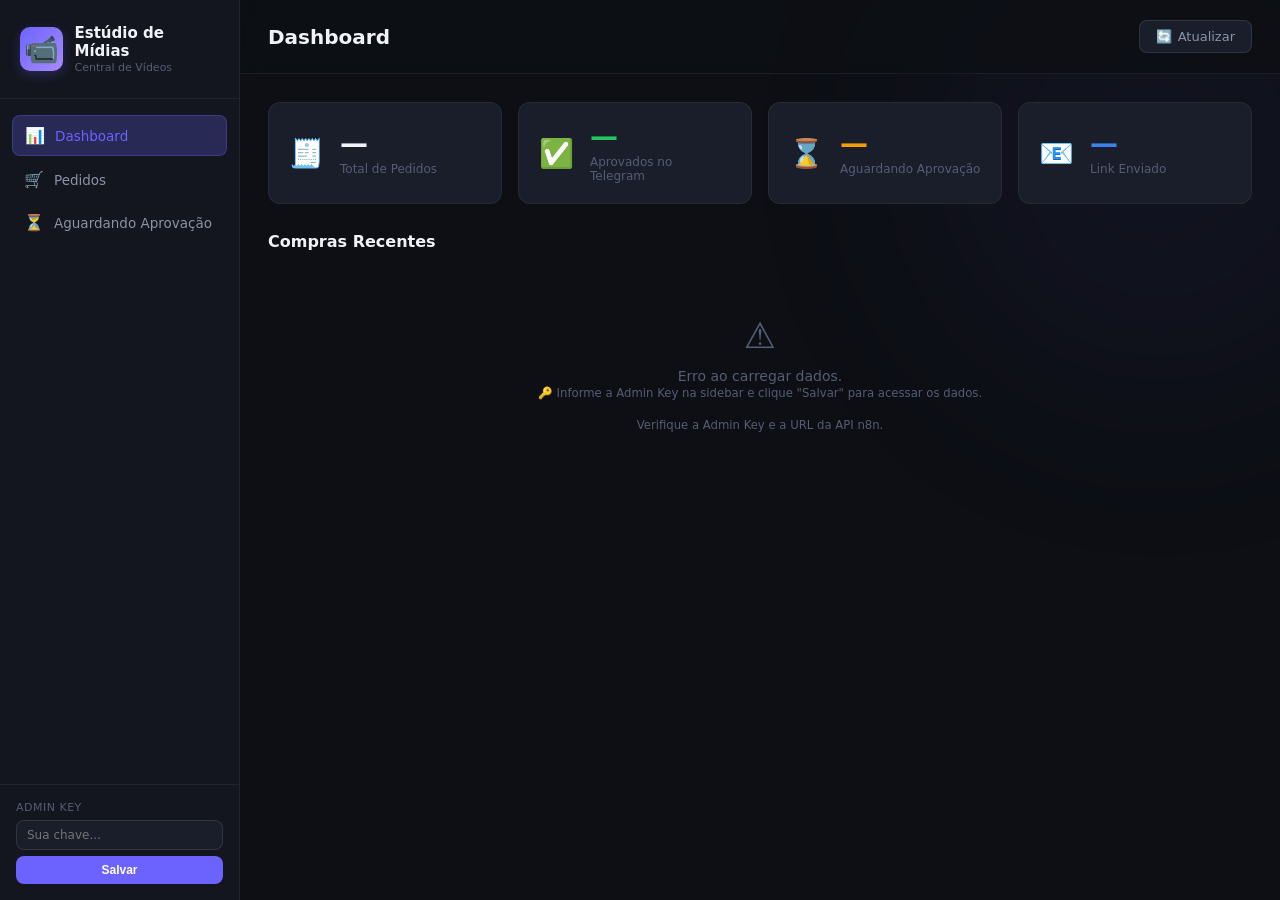
<file: admin-panel/index.html>
<!DOCTYPE html>
<html lang="pt-BR">
<head>
  <meta charset="UTF-8" />
  <meta http-equiv="Content-Security-Policy" content="default-src 'self'; script-src 'self' 'unsafe-inline'; style-src 'self' 'unsafe-inline' https://fonts.googleapis.com; font-src https://fonts.gstatic.com; img-src 'self' data:; connect-src 'self' https://n8n.saleschannel.com.br;">
  <meta name="robots" content="noindex, nofollow">
  <meta name="viewport" content="width=device-width, initial-scale=1.0" />
  <title>Estúdio de Mídias Admin — Central de Vídeos</title>
  <link rel="icon" type="image/png" href="../favicon.png">
  <link rel="stylesheet" href="styles.css" />
  <link rel="preconnect" href="https://fonts.googleapis.com" />
  <link href="https://fonts.googleapis.com/css2?family=Inter:wght@300;400;500;600;700&display=swap" rel="stylesheet" />
</head>
<body>
  <div class="blob"></div>
  <!-- Sidebar -->
  <aside class="sidebar">
    <div class="sidebar-logo">
      <div class="logo-icon">📹</div>
      <div>
        <div class="logo-title">Estúdio de Mídias</div>
        <div class="logo-sub">Central de Vídeos</div>
      </div>
    </div>
    <nav class="sidebar-nav">
      <a href="#" class="nav-item active" data-view="dashboard">
        <span class="nav-icon">📊</span> Dashboard
      </a>
      <a href="#" class="nav-item" data-view="orders">
        <span class="nav-icon">🛒</span> Pedidos
      </a>
      <a href="#" class="nav-item" data-view="pending">
        <span class="nav-icon">⏳</span> Aguardando Aprovação
      </a>
    </nav>
    <div class="sidebar-footer">
      <div class="api-key-section">
        <label>Admin Key</label>
        <input type="password" id="adminKey" placeholder="Sua chave..." />
        <button id="saveKey" onclick="saveKey()">Salvar</button>
      </div>
    </div>
  </aside>

  <!-- Main Content -->
  <main class="main">
    <!-- Header -->
    <header class="topbar">
      <div class="topbar-left">
        <h1 id="pageTitle">Dashboard</h1>
      </div>
      <div class="topbar-right">
        <button class="btn-refresh" onclick="loadOrders()">
          <span>🔄</span> Atualizar
        </button>
      </div>
    </header>

    <!-- Dashboard View -->
    <section id="view-dashboard" class="view active">
      <div class="stats-grid">
        <div class="stat-card stat-total">
          <div class="stat-icon">🧾</div>
          <div class="stat-body">
            <div class="stat-value" id="statTotal">—</div>
            <div class="stat-label">Total de Pedidos</div>
          </div>
        </div>
        <div class="stat-card stat-approved">
          <div class="stat-icon">✅</div>
          <div class="stat-body">
            <div class="stat-value" id="statAprovados">—</div>
            <div class="stat-label">Aprovados no Telegram</div>
          </div>
        </div>
        <div class="stat-card stat-pending">
          <div class="stat-icon">⌛</div>
          <div class="stat-body">
            <div class="stat-value" id="statPendentes">—</div>
            <div class="stat-label">Aguardando Aprovação</div>
          </div>
        </div>
        <div class="stat-card stat-link">
          <div class="stat-icon">📧</div>
          <div class="stat-body">
            <div class="stat-value" id="statLinkEnviado">—</div>
            <div class="stat-label">Link Enviado</div>
          </div>
        </div>
      </div>

      <div class="recent-section">
        <div class="section-header">
          <h2>Compras Recentes</h2>
        </div>
        <div id="recentTable">
          <div class="loading-state"><div class="spinner"></div> Carregando...</div>
        </div>
      </div>
    </section>

    <!-- Orders View -->
    <section id="view-orders" class="view">
      <div class="toolbar">
        <div class="search-box">
          <span class="search-icon">🔍</span>
          <input type="text" id="searchInput" placeholder="Buscar por e-mail ou @username..." oninput="filterOrders()" />
        </div>
        <div class="filter-group">
          <label>Status Pagamento</label>
          <select id="filterPayment" onchange="filterOrders()">
            <option value="">Todos</option>
            <option value="aprovado">Aprovado</option>
            <option value="pendente">Pendente</option>
            <option value="recusado">Recusado</option>
            <option value="estornado">Estornado</option>
          </select>
        </div>
        <div class="filter-group">
          <label>Status Pedido</label>
          <select id="filterOrder" onchange="filterOrders()">
            <option value="">Todos</option>
            <option value="novo">Novo</option>
            <option value="link_enviado">Link Enviado</option>
            <option value="aguardando_aprovacao">Aguardando Aprovação</option>
            <option value="aprovado_no_telegram">Aprovado no Telegram</option>
            <option value="rejeitado">Rejeitado</option>
          </select>
        </div>
      </div>

      <div id="ordersTable">
        <div class="loading-state"><div class="spinner"></div> Carregando...</div>
      </div>
    </section>

    <!-- Pending View -->
    <section id="view-pending" class="view">
      <div class="info-banner">
        <span>⚠️</span>
        <p>Estes pedidos têm pagamento aprovado mas o comprador ainda não foi aprovado no canal. SLA: <strong>8 horas</strong>.</p>
      </div>
      <div id="pendingTable">
        <div class="loading-state"><div class="spinner"></div> Carregando...</div>
      </div>
    </section>
  </main>

  <!-- Order Detail Modal -->
  <div id="modal" class="modal-overlay" onclick="closeModalOutside(event)">
    <div class="modal-card">
      <button class="modal-close" onclick="closeModal()">✕</button>
      <div id="modalContent"></div>
    </div>
  </div>

  <script src="app.js?v=2"></script>
</body>
</html>
</file>
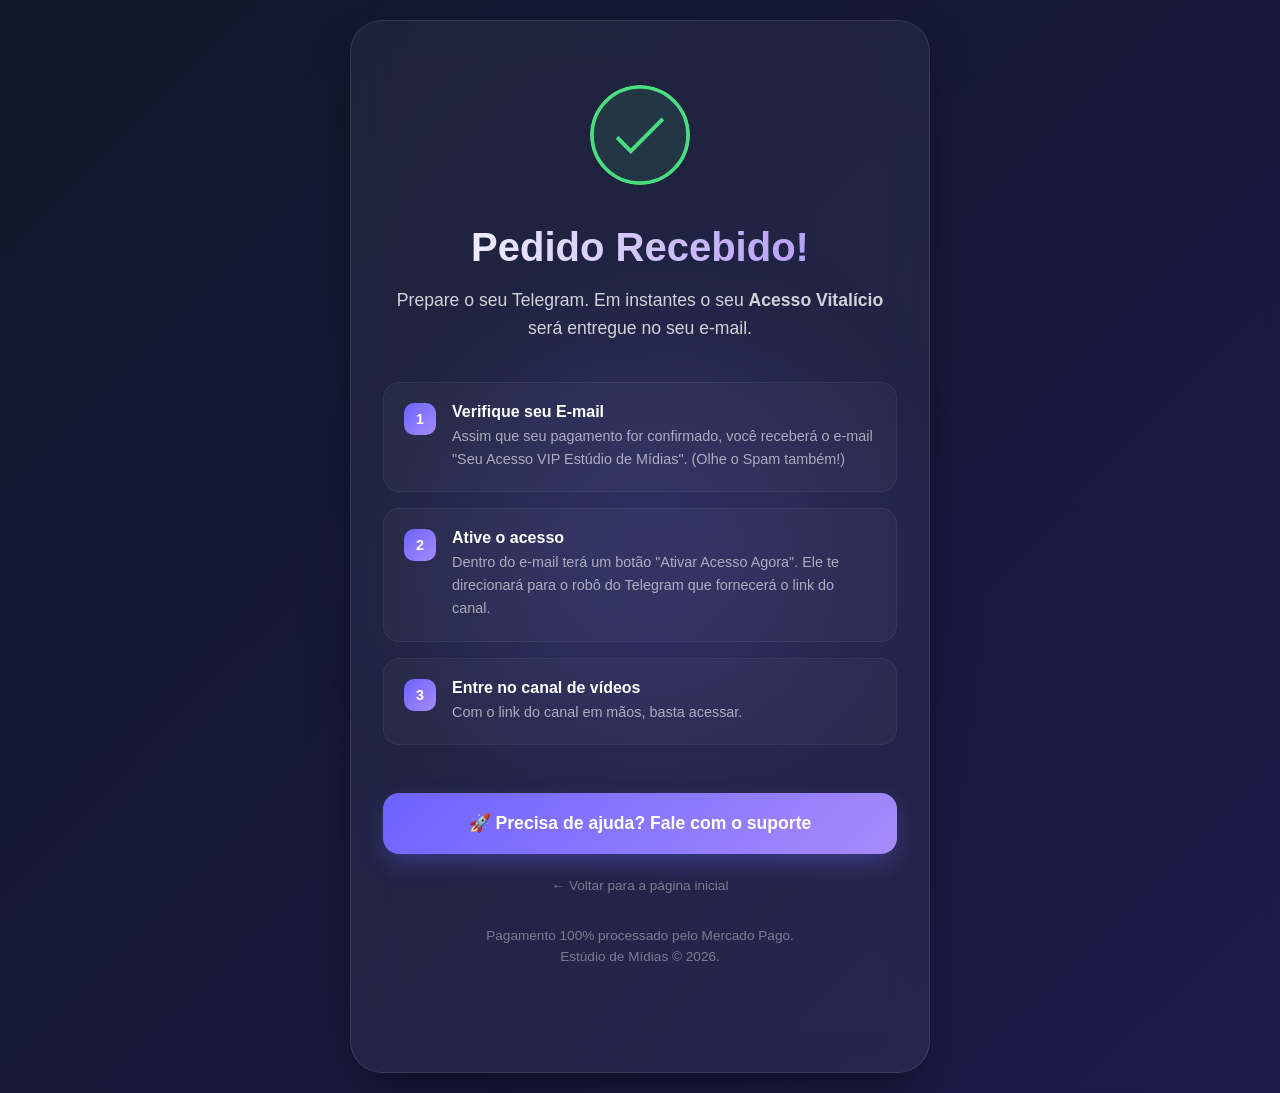
<file: obrigado.html>
<!DOCTYPE html>
<html lang="pt-BR">

<head>
    <meta charset="UTF-8">
    <base href="/central-de-videos/">
    <meta http-equiv="Content-Security-Policy" content="default-src 'self'; script-src 'self' 'unsafe-inline'; style-src 'self' 'unsafe-inline' https://fonts.googleapis.com; font-src https://fonts.gstatic.com; img-src 'self' data:; connect-src 'self'; frame-ancestors 'none';">
    <meta name="viewport" content="width=device-width, initial-scale=1.0">
    <title>Sucesso! | Estúdio de Mídias VIP</title>
    <link rel="icon" type="image/png" href="favicon.png">
    <link rel="preconnect" href="https://fonts.googleapis.com">
    <link rel="preconnect" href="https://fonts.gstatic.com" crossorigin>
    <link
        href="https://fonts.googleapis.com/css2?family=Inter:wght@400;500;600;700;800&family=Outfit:wght@400;600;800&display=swap"
        rel="stylesheet">
    <style>
        :root {
            --primary: #6c63ff;
            --primary-light: #a78bfa;
            --accent: #ff9f43;
            --bg-gradient: linear-gradient(135deg, #0f172a 0%, #1e1b4b 100%);
            --glass: rgba(255, 255, 255, 0.05);
            --glass-border: rgba(255, 255, 255, 0.1);
        }

        * {
            margin: 0;
            padding: 0;
            box-sizing: border-box;
        }

        body {
            font-family: 'Inter', sans-serif;
            background: var(--bg-gradient);
            color: #fff;
            min-height: 100vh;
            display: flex;
            align-items: center;
            justify-content: center;
            overflow-x: hidden;
            padding: 20px;
        }

        /* ── Decorativos de Fundo ────────────────────────────── */
        .blob {
            position: fixed;
            width: 400px;
            height: 400px;
            background: var(--primary);
            filter: blur(80px);
            opacity: 0.15;
            border-radius: 50%;
            z-index: -1;
            animation: move 20s infinite alternate;
        }

        @keyframes move {
            from {
                transform: translate(-50%, -50%);
            }

            to {
                transform: translate(50%, 50%);
            }
        }

        /* ── Card Principal (Glassmorphism) ───────────────────── */
        .container {
            max-width: 580px;
            width: 100%;
            background: var(--glass);
            backdrop-filter: blur(20px);
            -webkit-backdrop-filter: blur(20px);
            border: 1px solid var(--glass-border);
            border-radius: 32px;
            padding: 4rem 2rem;
            text-align: center;
            box-shadow: 0 25px 50px -12px rgba(0, 0, 0, 0.5);
            animation: slideUp 0.8s cubic-bezier(0.16, 1, 0.3, 1);
        }

        @keyframes slideUp {
            from {
                opacity: 0;
                transform: translateY(30px);
            }

            to {
                opacity: 1;
                transform: translateY(0);
            }
        }

        /* ── Animação de Sucesso ──────────────────────────────── */
        .success-animation {
            margin: 0 auto 2.5rem;
        }

        .checkmark {
            width: 100px;
            height: 100px;
            border-radius: 50%;
            display: block;
            stroke-width: 2;
            stroke: #4ade80;
            stroke-miterlimit: 10;
            box-shadow: inset 0px 0px 0px #4ade80;
            animation: fill .4s ease-in-out .4s forwards, scale .3s ease-in-out .9s both;
            position: relative;
            margin: 0 auto;
        }

        .checkmark__circle {
            stroke-dasharray: 166;
            stroke-dashoffset: 166;
            stroke-width: 2;
            stroke-miterlimit: 10;
            stroke: #4ade80;
            fill: none;
            animation: stroke 0.6s cubic-bezier(0.65, 0, 0.45, 1) forwards;
        }

        .checkmark__check {
            transform-origin: 50% 50%;
            stroke-dasharray: 48;
            stroke-dashoffset: 48;
            animation: stroke 0.3s cubic-bezier(0.65, 0, 0.45, 1) 0.8s forwards;
        }

        @keyframes stroke {
            100% {
                stroke-dashoffset: 0;
            }
        }

        @keyframes scale {

            0%,
            100% {
                transform: none;
            }

            50% {
                transform: scale3d(1.1, 1.1, 1);
            }
        }

        @keyframes fill {
            100% {
                box-shadow: inset 0px 0px 0px 50px rgba(74, 222, 128, 0.1);
            }
        }

        /* ── Tipografia ─────────────────────────────────────── */
        h1 {
            font-family: 'Outfit', sans-serif;
            font-size: 2.5rem;
            font-weight: 800;
            margin-bottom: 1rem;
            background: linear-gradient(to right, #fff, #a78bfa);
            -webkit-background-clip: text;
            -webkit-text-fill-color: transparent;
        }

        p {
            font-size: 1.1rem;
            color: rgba(255, 255, 255, 0.8);
            line-height: 1.6;
            margin-bottom: 2.5rem;
        }

        /* ── Passos ─────────────────────────────────────────── */
        .steps {
            display: grid;
            gap: 1rem;
            text-align: left;
            margin-bottom: 3rem;
        }

        .step {
            display: flex;
            align-items: flex-start;
            gap: 16px;
            background: rgba(255, 255, 255, 0.03);
            padding: 1.25rem;
            border-radius: 16px;
            border: 1px solid rgba(255, 255, 255, 0.05);
            transition: all 0.3s;
        }

        .step:hover {
            background: rgba(255, 255, 255, 0.06);
            border-color: var(--primary-light);
            transform: translateX(5px);
        }

        .step-icon {
            background: linear-gradient(135deg, var(--primary), var(--primary-light));
            width: 32px;
            height: 32px;
            min-width: 32px;
            border-radius: 10px;
            display: flex;
            align-items: center;
            justify-content: center;
            font-weight: 800;
            font-size: 0.9rem;
        }

        .step-content h4 {
            font-size: 1rem;
            margin-bottom: 4px;
            color: #fff;
        }

        .step-content p {
            font-size: 0.9rem;
            margin-bottom: 0;
            color: rgba(255, 255, 255, 0.6);
        }

        /* ── Botões ─────────────────────────────────────────── */
        .btn {
            display: inline-flex;
            align-items: center;
            justify-content: center;
            width: 100%;
            padding: 1.25rem;
            border-radius: 16px;
            font-weight: 700;
            font-size: 1.1rem;
            text-decoration: none;
            transition: all 0.3s;
            cursor: pointer;
            border: none;
            gap: 10px;
        }

        .btn-primary {
            background: linear-gradient(135deg, #6c63ff 0%, #a78bfa 100%);
            color: #fff;
            box-shadow: 0 10px 25px -5px rgba(108, 99, 255, 0.4);
        }

        .btn-primary:hover {
            transform: translateY(-3px);
            box-shadow: 0 15px 30px -5px rgba(108, 99, 255, 0.6);
        }

        .btn-ghost {
            background: transparent;
            color: rgba(255, 255, 255, 0.7);
            border: 1px solid rgba(255, 255, 255, 0.1);
            margin-top: 1rem;
        }

        .btn-ghost:hover {
            background: rgba(255, 255, 255, 0.05);
            color: #fff;
        }

        .footer-note {
            margin-top: 2rem;
            font-size: 0.85rem;
            color: rgba(255, 255, 255, 0.4);
        }

        .back-link {
            display: block;
            margin-top: 1.5rem;
            font-size: 0.85rem;
            color: rgba(255, 255, 255, 0.4);
            text-decoration: none;
            text-align: center;
            transition: color 0.3s;
        }

        .back-link:hover {
            color: rgba(255, 255, 255, 0.8);
        }

        /* Mobile Adjustments */
        @media (max-width: 480px) {
            .container {
                padding: 3rem 1.5rem;
            }

            h1 {
                font-size: 2rem;
            }
        }
    </style>
</head>

<body>

    <div class="blob"></div>

    <div class="container">
        <div class="success-animation">
            <svg class="checkmark" xmlns="http://www.w3.org/2000/svg" viewBox="0 0 52 52">
                <circle class="checkmark__circle" cx="26" cy="26" r="25" fill="none" />
                <path class="checkmark__check" fill="none" d="M14.1 27.2l7.1 7.2 16.7-16.8" />
            </svg>
        </div>

        <h1>Pedido Recebido!</h1>
        <p>Prepare o seu Telegram. Em instantes o seu <strong>Acesso Vitalício</strong> será entregue no seu e-mail.</p>

        <div class="steps">
            <div class="step">
                <div class="step-icon">1</div>
                <div class="step-content">
                    <h4>Verifique seu E-mail</h4>
                    <p>Assim que seu pagamento for confirmado, você receberá o e-mail "Seu Acesso VIP Estúdio de Mídias". (Olhe o Spam também!)</p>
                </div>
            </div>
            <div class="step">
                <div class="step-icon">2</div>
                <div class="step-content">
                    <h4>Ative o acesso</h4>
                    <p>Dentro do e-mail terá um botão "Ativar Acesso Agora". Ele te direcionará para o robô do Telegram
                        que fornecerá o link do canal.</p>
                </div>
            </div>
            <div class="step">
                <div class="step-icon">3</div>
                <div class="step-content">
                    <h4>Entre no canal de vídeos</h4>
                    <p>Com o link do canal em mãos, basta acessar.</p>
                </div>
            </div>
        </div>

        <a href="suporte.html" class="btn btn-primary">
            🚀 Precisa de ajuda? Fale com o suporte
        </a>

        <a href="index.html" class="back-link">← Voltar para a página inicial</a>

        <p class="footer-note">
            Pagamento 100% processado pelo Mercado Pago. <br>
            Estúdio de Mídias &copy; 2026.
        </p>
    </div>

</body>

</html>
</file>
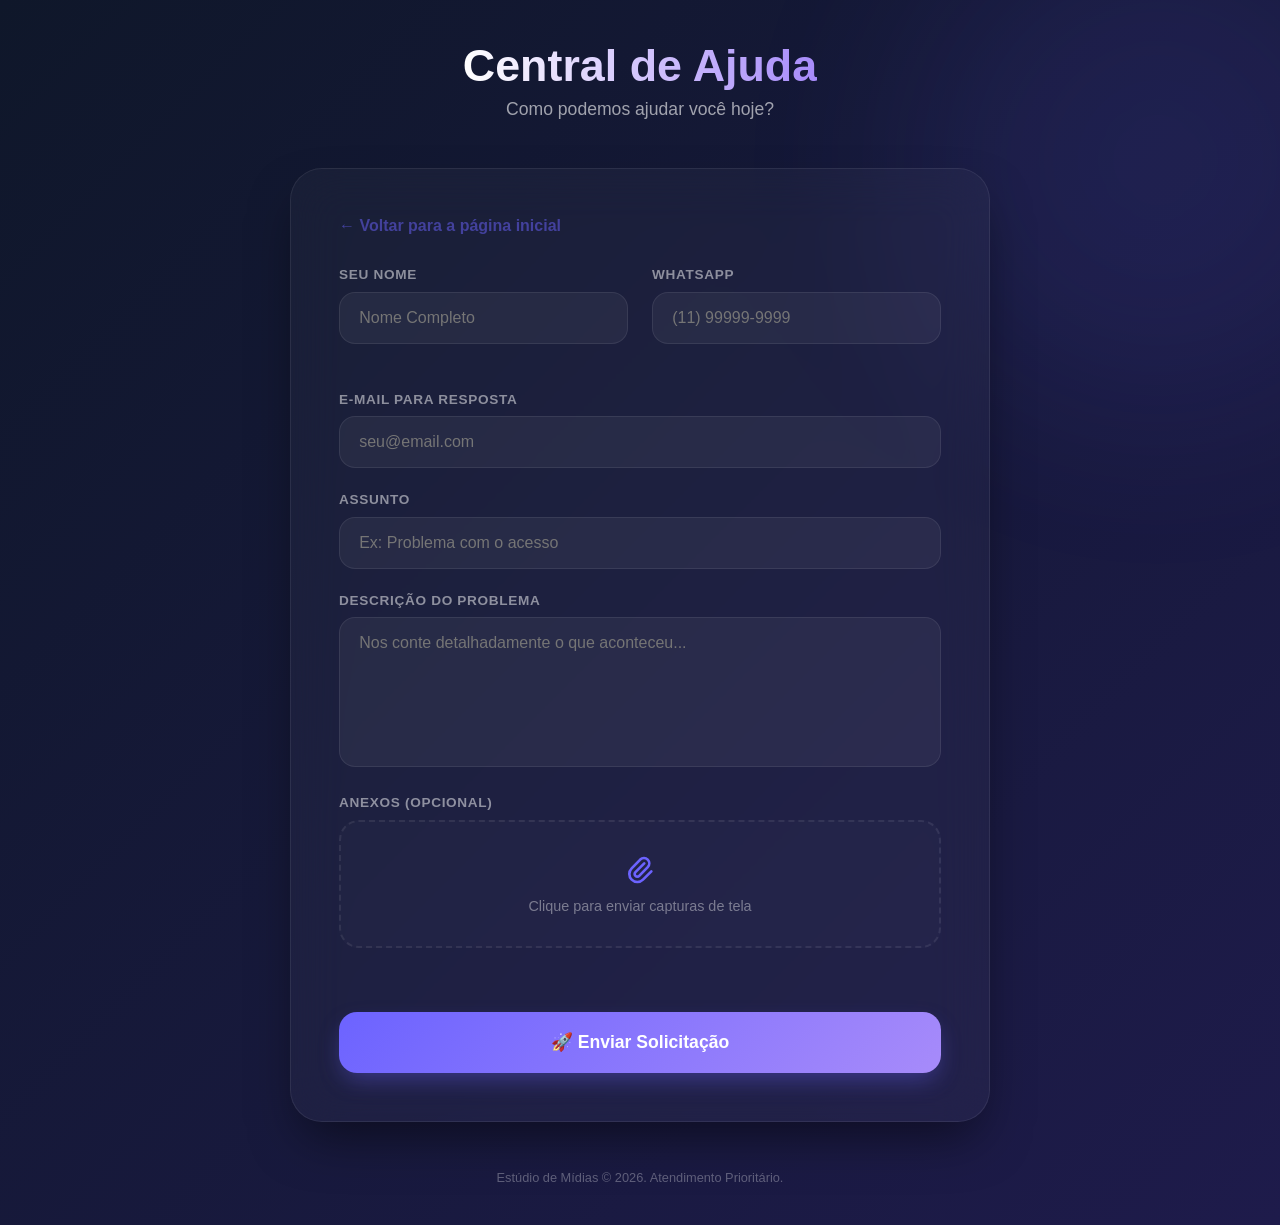
<file: suporte.html>
<!DOCTYPE html>
<html lang="pt-BR">

<head>
    <meta charset="UTF-8">
    <base href="/central-de-videos/">
    <meta http-equiv="Content-Security-Policy" content="default-src 'self'; script-src 'self' 'unsafe-inline'; style-src 'self' 'unsafe-inline' https://fonts.googleapis.com; font-src https://fonts.gstatic.com; img-src 'self' data:; connect-src 'self' https://n8n.saleschannel.com.br; frame-ancestors 'none';">
    <meta name="viewport" content="width=device-width, initial-scale=1.0">
    <title>Suporte Central | Estúdio de Mídias</title>
    <link rel="icon" type="image/png" href="favicon.png">
    <link rel="preconnect" href="https://fonts.googleapis.com">
    <link rel="preconnect" href="https://fonts.gstatic.com" crossorigin>
    <link
        href="https://fonts.googleapis.com/css2?family=Inter:wght@400;500;600;700;800&family=Outfit:wght@400;600;800&display=swap"
        rel="stylesheet">
    <style>
        :root {
            --primary: #6c63ff;
            --primary-glow: rgba(108, 99, 255, 0.5);
            --bg-gradient: linear-gradient(135deg, #0f172a 0%, #1e1b4b 100%);
            --glass: rgba(255, 255, 255, 0.03);
            --glass-border: rgba(255, 255, 255, 0.08);
            --input-bg: rgba(255, 255, 255, 0.05);
        }

        * {
            margin: 0;
            padding: 0;
            box-sizing: border-box;
        }

        body {
            font-family: 'Inter', sans-serif;
            background: var(--bg-gradient);
            color: #fff;
            min-height: 100vh;
            display: flex;
            flex-direction: column;
            align-items: center;
            overflow-x: hidden;
            padding: 40px 20px;
        }

        /* ── Decorativos ────────────────────────────────────── */
        .blob {
            position: fixed;
            width: 500px;
            height: 500px;
            background: var(--primary);
            filter: blur(100px);
            opacity: 0.1;
            border-radius: 50%;
            z-index: -1;
            top: -10%;
            right: -10%;
        }

        /* ── Cabeçalho ───────────────────────────────────────── */
        header {
            text-align: center;
            margin-bottom: 3rem;
            animation: fadeIn 0.8s ease-out;
        }

        @keyframes fadeIn {
            from {
                opacity: 0;
                transform: translateY(-20px);
            }

            to {
                opacity: 1;
                transform: translateY(0);
            }
        }

        header h1 {
            font-family: 'Outfit', sans-serif;
            font-size: 2.8rem;
            font-weight: 800;
            background: linear-gradient(to right, #fff, #a78bfa);
            -webkit-background-clip: text;
            -webkit-text-fill-color: transparent;
            margin-bottom: 0.5rem;
        }

        header p {
            color: rgba(255, 255, 255, 0.6);
            font-size: 1.1rem;
        }

        /* ── Container do Formulário (Glassmorphism) ──────────── */
        .support-card {
            max-width: 700px;
            width: 100%;
            background: var(--glass);
            backdrop-filter: blur(25px);
            -webkit-backdrop-filter: blur(25px);
            border: 1px solid var(--glass-border);
            border-radius: 32px;
            padding: 3rem;
            box-shadow: 0 25px 50px -12px rgba(0, 0, 0, 0.5);
            animation: slideUp 0.8s cubic-bezier(0.16, 1, 0.3, 1);
        }

        @keyframes slideUp {
            from {
                opacity: 0;
                transform: translateY(40px);
            }

            to {
                opacity: 1;
                transform: translateY(0);
            }
        }

        .back-link {
            display: inline-flex;
            align-items: center;
            color: var(--primary-glow);
            text-decoration: none;
            font-weight: 600;
            margin-bottom: 2rem;
            transition: color 0.3s;
        }

        .back-link:hover {
            color: #fff;
        }

        /* ── Form Elements ──────────────────────────────────── */
        .form-grid {
            display: grid;
            grid-template-columns: 1fr 1fr;
            gap: 1.5rem;
            margin-bottom: 1.5rem;
        }

        @media (max-width: 600px) {
            .form-grid {
                grid-template-columns: 1fr;
            }
        }

        .form-group {
            margin-bottom: 1.5rem;
        }

        .form-group label {
            display: block;
            font-size: 0.85rem;
            font-weight: 600;
            color: rgba(255, 255, 255, 0.5);
            margin-bottom: 0.6rem;
            text-transform: uppercase;
            letter-spacing: 0.05em;
        }

        .form-group input,
        .form-group textarea,
        .form-group select {
            width: 100%;
            background: var(--input-bg);
            border: 1px solid var(--glass-border);
            border-radius: 16px;
            padding: 1rem 1.2rem;
            color: #fff;
            font-family: inherit;
            font-size: 1rem;
            transition: all 0.3s;
            outline: none;
        }

        .form-group input:focus,
        .form-group textarea:focus {
            border-color: var(--primary);
            background: rgba(255, 255, 255, 0.08);
            box-shadow: 0 0 20px rgba(108, 99, 255, 0.15);
        }

        .form-group textarea {
            min-height: 150px;
            resize: none;
        }

        /* ── Upload Area ────────────────────────────────────── */
        .file-drop {
            border: 2px dashed var(--glass-border);
            border-radius: 20px;
            padding: 2rem;
            text-align: center;
            cursor: pointer;
            transition: all 0.3s;
            background: rgba(255, 255, 255, 0.02);
            margin-bottom: 1.5rem;
        }

        .file-drop:hover {
            border-color: var(--primary);
            background: rgba(108, 99, 255, 0.05);
        }

        .file-drop svg {
            width: 32px;
            height: 32px;
            color: var(--primary);
            margin-bottom: 0.5rem;
        }

        .file-drop p {
            font-size: 0.9rem;
            color: rgba(255, 255, 255, 0.4);
        }

        #filePreview {
            display: flex;
            flex-wrap: wrap;
            gap: 10px;
            margin-top: 10px;
        }

        .file-chip {
            background: rgba(108, 99, 255, 0.15);
            padding: 6px 14px;
            border-radius: 100px;
            font-size: 0.8rem;
            border: 1px solid rgba(108, 99, 255, 0.3);
            display: flex;
            align-items: center;
            gap: 6px;
        }

        /* ── Button ─────────────────────────────────────────── */
        .btn-submit {
            width: 100%;
            background: linear-gradient(135deg, #6c63ff 0%, #a78bfa 100%);
            color: #fff;
            padding: 1.25rem;
            border: none;
            border-radius: 18px;
            font-size: 1.1rem;
            font-weight: 700;
            cursor: pointer;
            transition: all 0.3s;
            box-shadow: 0 10px 25px -5px rgba(108, 99, 255, 0.4);
            margin-top: 1rem;
        }

        .btn-submit:hover {
            transform: translateY(-3px);
            box-shadow: 0 15px 30px -5px rgba(108, 99, 255, 0.6);
        }

        .btn-submit:disabled {
            opacity: 0.5;
            cursor: not-allowed;
            transform: none;
        }

        /* ── Feedback Boxes ─────────────────────────────────── */
        .feedback {
            display: none;
            padding: 1.25rem;
            border-radius: 18px;
            margin-bottom: 1.5rem;
            font-weight: 500;
            font-size: 0.95rem;
            animation: fadeIn 0.4s;
        }

        .feedback.success {
            background: rgba(74, 222, 128, 0.1);
            color: #4ade80;
            border: 1px solid rgba(74, 222, 128, 0.2);
        }

        .feedback.error {
            background: rgba(248, 113, 113, 0.1);
            color: #f87171;
            border: 1px solid rgba(248, 113, 113, 0.2);
        }
    </style>
</head>

<body>

    <div class="blob"></div>

    <header>
        <h1>Central de Ajuda</h1>
        <p>Como podemos ajudar você hoje?</p>
    </header>

    <div class="support-card">
        <a href="index.html" class="back-link">← Voltar para a página inicial</a>

        <div id="feedback-success" class="feedback success">
            ✅ <b>Sua solicitação foi enviada!</b> Em até 24h nossa equipe entrará em contato via e-mail.
        </div>
        <div id="feedback-error" class="feedback error">
            ❌ <b>Erro no envio.</b> Por favor, tente novamente ou fale conosco em <a href="mailto:admin@estudiodemidias.com.br" onclick="copyEmail(event, this)" style="color: #fff; text-decoration: underline; cursor: pointer;"><b>admin@estudiodemidias.com.br</b></a>.
        </div>

        <form id="supportForm">
            <div class="form-grid">
                <div class="form-group">
                    <label>Seu Nome</label>
                    <input type="text" id="nome" placeholder="Nome Completo" required>
                </div>
                <div class="form-group">
                    <label>WhatsApp</label>
                    <input type="tel" id="telefone" placeholder="(11) 99999-9999">
                </div>
            </div>

            <div class="form-group">
                <label>E-mail para resposta</label>
                <input type="email" id="email" placeholder="seu@email.com" required>
            </div>

            <div class="form-group">
                <label>Assunto</label>
                <input type="text" id="titulo" placeholder="Ex: Problema com o acesso" required>
            </div>

            <div class="form-group">
                <label>Descrição do Problema</label>
                <textarea id="descricao" placeholder="Nos conte detalhadamente o que aconteceu..." required></textarea>
            </div>

            <div class="form-group">
                <label>Anexos (Opcional)</label>
                <div class="file-drop" onclick="document.getElementById('imagens').click()">
                    <svg fill="none" stroke="currentColor" viewBox="0 0 24 24" xmlns="http://www.w3.org/2000/svg">
                        <path stroke-linecap="round" stroke-linejoin="round" stroke-width="2"
                            d="M15.172 7l-6.586 6.586a2 2 0 102.828 2.828l6.414-6.586a4 4 0 00-5.656-5.656l-6.415 6.585a6 6 0 108.486 8.486L20.5 13">
                        </path>
                    </svg>
                    <p>Clique para enviar capturas de tela</p>
                    <input type="file" id="imagens" accept="image/*" multiple style="display:none">
                </div>
                <div id="filePreview"></div>
            </div>

            <button type="submit" class="btn-submit" id="btnSubmit">
                🚀 Enviar Solicitação
            </button>
        </form>
    </div>

    <footer style="margin-top: 3rem; opacity: 0.3; font-size: 0.8rem;">
        Estúdio de Mídias &copy; 2026. Atendimento Prioritário.
    </footer>

    <script>
        const imgInput = document.getElementById('imagens');
        const filePreview = document.getElementById('filePreview');
        let selectedFiles = [];

        imgInput.addEventListener('change', () => {
            selectedFiles = [...selectedFiles, ...Array.from(imgInput.files)].slice(0, 3);
            renderPreview();
        });

        function renderPreview() {
            filePreview.innerHTML = selectedFiles.map((f, i) => `
                <div class="file-chip">📷 ${f.name.substring(0, 10)}...</div>
            `).join('');
        }

        document.getElementById('supportForm').addEventListener('submit', async (e) => {
            e.preventDefault();
            const btn = document.getElementById('btnSubmit');
            const success = document.getElementById('feedback-success');
            const error = document.getElementById('feedback-error');

            btn.disabled = true;
            btn.textContent = 'Enviando...';
            success.style.display = 'none';
            error.style.display = 'none';

            try {
                const payload = {
                    nome: document.getElementById('nome').value,
                    email: document.getElementById('email').value,
                    telefone: document.getElementById('telefone').value,
                    titulo: document.getElementById('titulo').value,
                    descricao: document.getElementById('descricao').value,
                    imagens: [] // Para simplicidade no exemplo, mas pode converter b64 aqui
                };

                const res = await fetch('https://n8n.saleschannel.com.br/webhook/suporte', {
                    method: 'POST',
                    headers: { 'Content-Type': 'application/json' },
                    body: JSON.stringify(payload)
                });

                if (res.ok) {
                    success.style.display = 'block';
                    document.getElementById('supportForm').reset();
                    selectedFiles = [];
                    renderPreview();
                } else { throw new Error(); }
            } catch (err) {
                error.style.display = 'block';
            } finally {
                btn.disabled = false;
                btn.textContent = '🚀 Enviar Solicitação';
            }
        });

        function copyEmail(e, el) {
            navigator.clipboard.writeText('admin@estudiodemidias.com.br').then(() => {
                const originalHTML = el.innerHTML;
                el.innerHTML = '<b>E-mail copiado!</b>';
                setTimeout(() => {
                    el.innerHTML = originalHTML;
                }, 2000);
            }).catch(err => console.error('Erro ao copiar', err));
        }
    </script>
</body>

</html>
</file>
<file: admin-panel/styles.css>
/* ───────────────────────────────────────────────
   Estúdio de Mídias Admin Panel — Premium Dark Mode
   ─────────────────────────────────────────────── */

@import url('https://fonts.googleapis.com/css2?family=Inter:wght@300;400;500;600;700&display=swap');

:root {
  --bg-base: #0d0f14;
  --bg-surface: #13161e;
  --bg-card: #1a1e2a;
  --bg-hover: #222638;
  --border: rgba(255,255,255,0.06);
  --border-light: rgba(255,255,255,0.1);

  --accent: #6c63ff;
  --accent-hover: #5a52e0;
  --accent-glow: rgba(108, 99, 255, 0.25);

  --green: #22c55e;
  --green-bg: rgba(34, 197, 94, 0.12);
  --yellow: #f59e0b;
  --yellow-bg: rgba(245, 158, 11, 0.12);
  --red: #ef4444;
  --red-bg: rgba(239, 68, 68, 0.12);
  --blue: #3b82f6;
  --blue-bg: rgba(59, 130, 246, 0.12);

  --text-primary: #f0f2f8;
  --text-secondary: #8b92a8;
  --text-muted: #555d75;

  --sidebar-w: 240px;
  --radius: 12px;
  --radius-sm: 8px;
}

* { box-sizing: border-box; margin: 0; padding: 0; }

body {
  font-family: 'Inter', system-ui, sans-serif;
  background: var(--bg-base);
  color: var(--text-primary);
  display: flex;
  min-height: 100vh;
  font-size: 14px;
  overflow-x: hidden;
}

/* ── BACKGROUND DECORATION ── */
.blob {
  position: fixed;
  width: 500px;
  height: 500px;
  background: var(--accent);
  filter: blur(120px);
  opacity: 0.05;
  border-radius: 50%;
  z-index: -1;
  top: -10%;
  right: -10%;
  animation: move 20s infinite alternate;
}
@keyframes move { from { transform: translate(0, 0); } to { transform: translate(-10%, 10%); } }


/* ── SIDEBAR ── */
.sidebar {
  width: var(--sidebar-w);
  background: var(--bg-surface);
  border-right: 1px solid var(--border);
  display: flex;
  flex-direction: column;
  position: fixed;
  top: 0; left: 0;
  height: 100vh;
  z-index: 100;
}

.sidebar-logo {
  display: flex;
  align-items: center;
  gap: 12px;
  padding: 24px 20px;
  border-bottom: 1px solid var(--border);
}

.logo-icon {
  font-size: 28px;
  width: 44px;
  height: 44px;
  background: linear-gradient(135deg, var(--accent), #a78bfa);
  border-radius: 10px;
  display: flex;
  align-items: center;
  justify-content: center;
  box-shadow: 0 4px 12px var(--accent-glow);
}

.logo-title {
  font-weight: 700;
  font-size: 15px;
  color: var(--text-primary);
}

.logo-sub {
  font-size: 11px;
  color: var(--text-muted);
  margin-top: 1px;
}

.sidebar-nav {
  flex: 1;
  padding: 16px 12px;
  display: flex;
  flex-direction: column;
  gap: 4px;
}

.nav-item {
  display: flex;
  align-items: center;
  gap: 10px;
  padding: 10px 12px;
  border-radius: var(--radius-sm);
  text-decoration: none;
  color: var(--text-secondary);
  font-weight: 500;
  transition: all .15s ease;
  font-size: 13.5px;
}

.nav-item:hover {
  background: var(--bg-hover);
  color: var(--text-primary);
}

.nav-item.active {
  background: var(--accent-glow);
  color: var(--accent);
  border: 1px solid rgba(108, 99, 255, 0.3);
}

.nav-icon { font-size: 16px; }

.sidebar-footer {
  padding: 16px;
  border-top: 1px solid var(--border);
}

.api-key-section label {
  font-size: 11px;
  color: var(--text-muted);
  text-transform: uppercase;
  letter-spacing: .5px;
  margin-bottom: 6px;
  display: block;
}

.api-key-section input {
  width: 100%;
  background: var(--bg-card);
  border: 1px solid var(--border-light);
  border-radius: var(--radius-sm);
  padding: 7px 10px;
  color: var(--text-primary);
  font-size: 12px;
  outline: none;
  margin-bottom: 6px;
  font-family: inherit;
}

.api-key-section input:focus {
  border-color: var(--accent);
}

.api-key-section button {
  width: 100%;
  background: var(--accent);
  color: #fff;
  border: none;
  border-radius: var(--radius-sm);
  padding: 7px;
  cursor: pointer;
  font-size: 12px;
  font-weight: 600;
  transition: background .15s;
}

.api-key-section button:hover { background: var(--accent-hover); }

/* ── MAIN ── */
.main {
  margin-left: var(--sidebar-w);
  flex: 1;
  display: flex;
  flex-direction: column;
  min-height: 100vh;
}

.topbar {
  display: flex;
  align-items: center;
  justify-content: space-between;
  padding: 20px 28px;
  border-bottom: 1px solid var(--border);
  background: rgba(13,15,20,0.8);
  backdrop-filter: blur(8px);
  position: sticky;
  top: 0;
  z-index: 50;
}

.topbar h1 {
  font-size: 20px;
  font-weight: 700;
  color: var(--text-primary);
}

.btn-refresh {
  background: var(--bg-card);
  border: 1px solid var(--border-light);
  color: var(--text-secondary);
  border-radius: var(--radius-sm);
  padding: 8px 16px;
  cursor: pointer;
  font-size: 13px;
  font-weight: 500;
  transition: all .15s;
  display: flex;
  align-items: center;
  gap: 6px;
  font-family: inherit;
}

.btn-refresh:hover {
  background: var(--bg-hover);
  color: var(--text-primary);
  border-color: var(--accent);
}

/* ── VIEWS ── */
.view { display: none; padding: 28px; animation: fadeIn .2s ease; }
.view.active { display: block; }

@keyframes fadeIn { from { opacity: 0; transform: translateY(6px); } to { opacity: 1; transform: none; } }

/* ── STATS ── */
.stats-grid {
  display: grid;
  grid-template-columns: repeat(auto-fit, minmax(200px, 1fr));
  gap: 16px;
  margin-bottom: 28px;
}

.stat-card {
  background: var(--bg-card);
  border: 1px solid var(--border);
  border-radius: var(--radius);
  padding: 20px;
  display: flex;
  align-items: center;
  gap: 16px;
  transition: transform .2s ease, box-shadow .2s ease;
}

.stat-card:hover {
  transform: translateY(-2px);
  box-shadow: 0 8px 24px rgba(0,0,0,0.3);
}

.stat-icon { font-size: 28px; }

.stat-value {
  font-size: 28px;
  font-weight: 700;
  line-height: 1;
  margin-bottom: 4px;
}

.stat-label {
  font-size: 12px;
  color: var(--text-muted);
  font-weight: 500;
}

.stat-total .stat-value { color: var(--text-primary); }
.stat-approved .stat-value { color: var(--green); }
.stat-pending .stat-value { color: var(--yellow); }
.stat-link .stat-value { color: var(--blue); }

/* ── SECTION HEADER ── */
.section-header {
  display: flex;
  align-items: center;
  justify-content: space-between;
  margin-bottom: 16px;
}

.section-header h2 {
  font-size: 16px;
  font-weight: 600;
  color: var(--text-primary);
}

.recent-section { margin-top: 8px; }

/* ── TOOLBAR ── */
.toolbar {
  display: flex;
  align-items: center;
  gap: 14px;
  margin-bottom: 20px;
  flex-wrap: wrap;
}

.search-box {
  flex: 1;
  min-width: 220px;
  position: relative;
}

.search-icon {
  position: absolute;
  left: 12px;
  top: 50%;
  transform: translateY(-50%);
  font-size: 14px;
}

.search-box input {
  width: 100%;
  background: var(--bg-card);
  border: 1px solid var(--border-light);
  border-radius: var(--radius-sm);
  padding: 9px 12px 9px 36px;
  color: var(--text-primary);
  font-size: 13px;
  outline: none;
  transition: border .15s;
  font-family: inherit;
}

.search-box input:focus { border-color: var(--accent); }

.filter-group {
  display: flex;
  flex-direction: column;
  gap: 4px;
}

.filter-group label {
  font-size: 11px;
  color: var(--text-muted);
  text-transform: uppercase;
  letter-spacing: .5px;
}

.filter-group select {
  background: var(--bg-card);
  border: 1px solid var(--border-light);
  border-radius: var(--radius-sm);
  padding: 8px 12px;
  color: var(--text-primary);
  font-size: 13px;
  outline: none;
  cursor: pointer;
  transition: border .15s;
  font-family: inherit;
}

.filter-group select:focus { border-color: var(--accent); }

/* ── TABLES ── */
.table-wrapper {
  background: var(--bg-card);
  border: 1px solid var(--border);
  border-radius: var(--radius);
  overflow: hidden;
}

table {
  width: 100%;
  border-collapse: collapse;
}

thead th {
  background: var(--bg-surface);
  padding: 12px 16px;
  font-size: 11px;
  font-weight: 600;
  color: var(--text-muted);
  text-transform: uppercase;
  letter-spacing: .5px;
  text-align: left;
}

tbody tr {
  border-top: 1px solid var(--border);
  transition: background .12s;
  cursor: pointer;
}

tbody tr:hover { background: var(--bg-hover); }

tbody td {
  padding: 12px 16px;
  font-size: 13px;
  color: var(--text-secondary);
}

tbody td:first-child { color: var(--text-primary); font-weight: 500; }

/* ── BADGES ── */
.badge {
  display: inline-flex;
  align-items: center;
  gap: 5px;
  padding: 3px 9px;
  border-radius: 20px;
  font-size: 11px;
  font-weight: 600;
  white-space: nowrap;
}

.badge-green  { background: var(--green-bg);  color: var(--green);  }
.badge-yellow { background: var(--yellow-bg); color: var(--yellow); }
.badge-red    { background: var(--red-bg);    color: var(--red);    }
.badge-blue   { background: var(--blue-bg);   color: var(--blue);   }
.badge-gray   { background: rgba(255,255,255,.06); color: var(--text-muted); }

/* ── INFO BANNER ── */
.info-banner {
  display: flex;
  align-items: flex-start;
  gap: 12px;
  background: var(--yellow-bg);
  border: 1px solid rgba(245, 158, 11, 0.25);
  border-radius: var(--radius);
  padding: 14px 18px;
  margin-bottom: 20px;
  font-size: 13px;
  color: var(--yellow);
}

.info-banner span { font-size: 18px; margin-top: 1px; }
.info-banner p { color: var(--text-secondary); }
.info-banner p strong { color: var(--yellow); }

/* ── LOADING ── */
.loading-state {
  display: flex;
  align-items: center;
  gap: 12px;
  padding: 40px;
  justify-content: center;
  color: var(--text-muted);
}

.spinner {
  width: 20px;
  height: 20px;
  border: 2px solid var(--border-light);
  border-top-color: var(--accent);
  border-radius: 50%;
  animation: spin .7s linear infinite;
}

@keyframes spin { to { transform: rotate(360deg); } }

.empty-state {
  text-align: center;
  padding: 48px;
  color: var(--text-muted);
  font-size: 14px;
}

.empty-state .empty-icon { font-size: 36px; margin-bottom: 12px; }

/* ── ACTION BUTTONS ── */
.btn {
  display: inline-flex;
  align-items: center;
  gap: 6px;
  padding: 7px 14px;
  border-radius: var(--radius-sm);
  font-size: 12px;
  font-weight: 600;
  cursor: pointer;
  border: none;
  transition: all .15s;
  font-family: inherit;
}

.btn-primary { background: var(--accent); color: #fff; }
.btn-primary:hover { background: var(--accent-hover); }
.btn-success { background: var(--green-bg); color: var(--green); border: 1px solid rgba(34,197,94,.3); }
.btn-success:hover { background: rgba(34,197,94,.2); }
.btn-danger  { background: var(--red-bg); color: var(--red); border: 1px solid rgba(239,68,68,.3); }
.btn-danger:hover { background: rgba(239,68,68,.2); }
.btn-sm { padding: 5px 10px; font-size: 11px; }

/* ── MODAL ── */
.modal-overlay {
  display: none;
  position: fixed;
  inset: 0;
  background: rgba(0,0,0,0.65);
  backdrop-filter: blur(4px);
  z-index: 200;
  align-items: center;
  justify-content: center;
}

.modal-overlay.open { display: flex; }

.modal-card {
  background: var(--bg-card);
  border: 1px solid var(--border-light);
  border-radius: 16px;
  padding: 28px;
  width: 90%;
  max-width: 540px;
  max-height: 80vh;
  overflow-y: auto;
  position: relative;
  animation: modalIn .25s ease;
  box-shadow: 0 24px 60px rgba(0,0,0,.5);
}

@keyframes modalIn { from { opacity: 0; transform: scale(.96) translateY(10px); } to { opacity: 1; transform: none; } }

.modal-close {
  position: absolute;
  top: 16px; right: 16px;
  background: var(--bg-hover);
  border: 1px solid var(--border-light);
  border-radius: 8px;
  color: var(--text-muted);
  width: 30px; height: 30px;
  cursor: pointer;
  font-size: 14px;
  display: flex; align-items: center; justify-content: center;
  transition: all .15s;
}

.modal-close:hover { background: var(--bg-surface); color: var(--text-primary); }

/* ── MODAL DETAIL ── */
.modal-title { font-size: 17px; font-weight: 700; margin-bottom: 20px; color: var(--text-primary); }

.detail-row {
  display: flex;
  justify-content: space-between;
  align-items: center;
  padding: 10px 0;
  border-bottom: 1px solid var(--border);
  font-size: 13px;
}

.detail-row:last-of-type { border-bottom: none; }

.detail-label { color: var(--text-muted); font-weight: 500; }
.detail-value { color: var(--text-primary); font-weight: 500; text-align: right; }

.modal-actions {
  display: flex;
  gap: 10px;
  margin-top: 20px;
  justify-content: flex-end;
  flex-wrap: wrap;
}

.eligibility-ok {
  background: var(--green-bg);
  border: 1px solid rgba(34,197,94,.25);
  border-radius: var(--radius-sm);
  padding: 10px 14px;
  color: var(--green);
  font-size: 13px;
  font-weight: 500;
  margin-top: 14px;
  display: flex;
  align-items: center;
  gap: 8px;
}

.eligibility-fail {
  background: var(--red-bg);
  border: 1px solid rgba(239,68,68,.25);
  border-radius: var(--radius-sm);
  padding: 10px 14px;
  color: var(--red);
  font-size: 13px;
  font-weight: 500;
  margin-top: 14px;
  display: flex;
  align-items: center;
  gap: 8px;
}

/* ── SCROLLBAR ── */
::-webkit-scrollbar { width: 6px; height: 6px; }
::-webkit-scrollbar-track { background: transparent; }
::-webkit-scrollbar-thumb { background: var(--border-light); border-radius: 3px; }
::-webkit-scrollbar-thumb:hover { background: var(--text-muted); }
</file>
